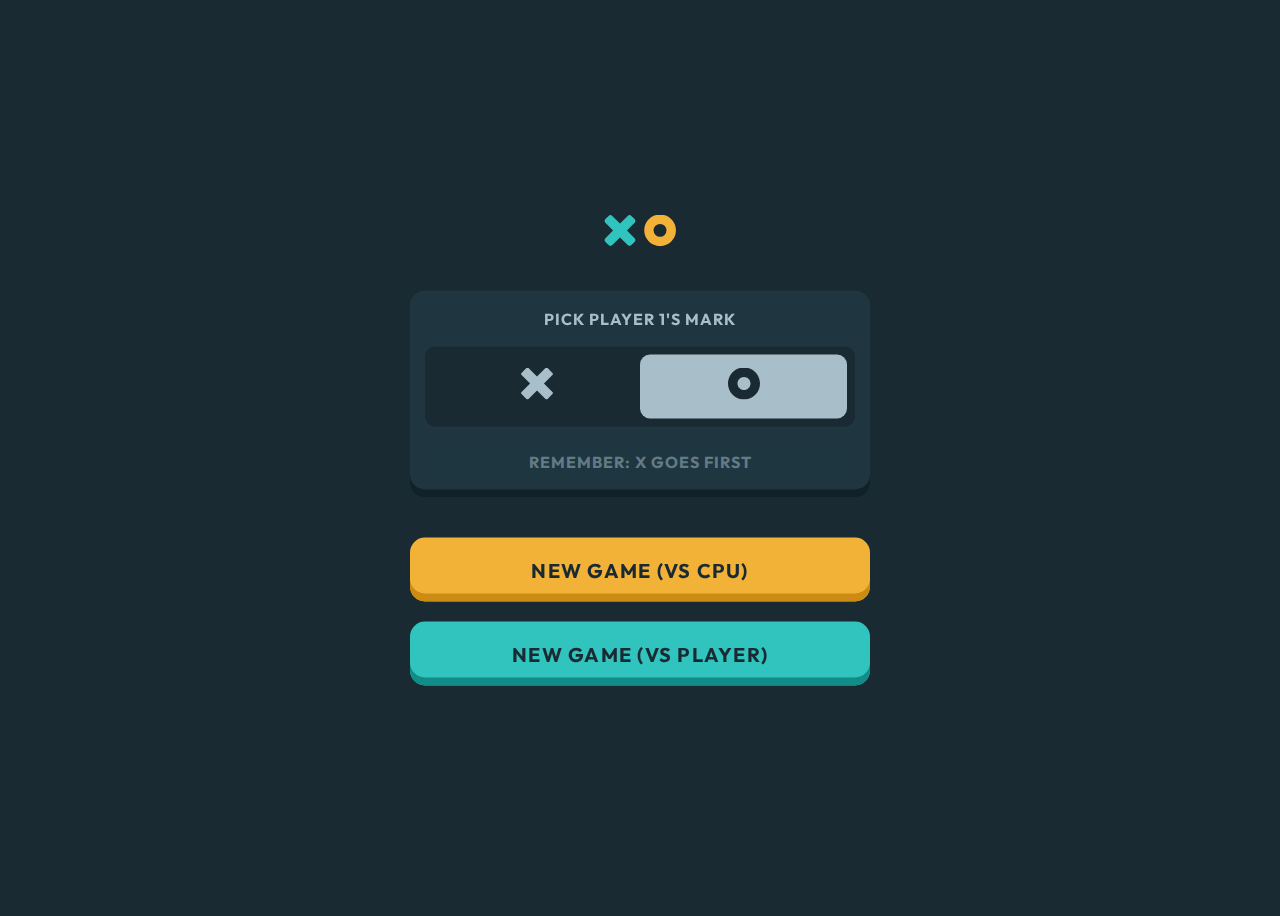
<file: index.html>
<!DOCTYPE html>
<html lang="en">
<head>
  <meta charset="UTF-8">
  <meta name="viewport" content="width=device-width, initial-scale=1.0">
  <link rel="preconnect" href="https://fonts.googleapis.com">
  <link rel="preconnect" href="https://fonts.gstatic.com" crossorigin>
  <link href="https://fonts.googleapis.com/css2?family=Outfit&display=swap" rel="stylesheet">

  <link rel="icon" type="image/png" sizes="32x32" href="./assets/favicon-32x32.png">
  <link href="style.css" rel="stylesheet">
  
  <title>Tic Tac Toe</title>
</head>
<body>
  <main>
        <div class="game_area">
      <div class="item">
        <img src="./assets/logo.svg"/>
      </div>
      <div class="item">
        <div class="flex_item">
          PICK PLAYER 1'S MARK
        </div>
        <div class="flex_item">
          <button class="xoro" id="xoro_x">
            <img src="./assets/icon-x(silver).svg" id="x_silver"/>
            <img src="./assets/icon-x_navyBlue.svg" id="x_blue" style="display: none;"/>
          </button><button class="xoro" id="xoro_o">
            <img src="./assets/icon-o(grey).svg" id="o_blue"/>
            <img src="./assets/icon-o(silver).svg" id="o_silver" style="display: none;"/>
          </button>
        </div>
        <div class="flex_item" style="opacity: 0.5;">
          REMEMBER: X GOES FIRST
        </div>
      </div>
      <div class="item">
        <button id="button_yellow" >
          New Game (vs CPU)
        </button>
        <button id="button_green"  onclick="location.href = 'start_game.html'">
          New Game (vs player)
        </button>
      </div>

    </div>
  </main>
  <script>
  var p1 = localStorage.setItem('player_one','O');
  var player_two = 'X';
  var element = document.getElementById("xoro_x");
  var elementO = document.getElementById("xoro_o");
  var x_silver = document.getElementById('x_silver');
  var x_blue = document.getElementById('x_blue');
  var o_blue = document.getElementById('o_blue');
  var o_silver = document.getElementById('o_silver');
  var button_yellow = document.getElementById('button_yellow');
  var button_green = document.getElementById('button_green');
  
   //homepage functions
  element.onclick = function(){
   element.style.background = "#A8BFC9";
   elementO.style.background = "none";
   x_blue.style.display = '';
   x_silver.style.display = 'none';
   o_blue.style.display = 'none';
   o_silver.style.display = '';
  //  player_one = 'X';
   localStorage.setItem('player_one','X');
   elementO.onmouseover=function(){
     elementO.style.background='#9797970e';
   }
   elementO.onmouseout=function(){
     elementO.style.background='none';
   }
   element.onmouseover = function(){
    element.style.background = "#A8BFC9";
   }
   element.onmouseout= function(){
    element.style.background = "#A8BFC9";
   }
  }
  elementO.onclick = function(){
   elementO.style.background = "#A8BFC9";
   element.style.background = "none";
   o_blue.style.display = '';
   o_silver.style.display = 'none';
   x_blue.style.display = 'none';
   x_silver.style.display = '';
  //  player_one = 'O';
   localStorage.setItem('player_one','O');
   elementO.onmouseover=function(){
     elementO.style.background='';
   }
   elementO.onmouseout=function(){
     elementO.style.background='';
   }
   element.onmouseover=function(){
     element.style.background='#9797970e';
   }
   element.onmouseout=function(){
     element.style.background='';
   }
  }
  button_yellow.onclick = ()=>{
   location.href = 'start_game.html';
   p1 = localStorage.getItem('player_one');
   switch(p1){
     case 'X': player_two = 'CPU_O';
     localStorage.setItem('player_two','CPU_O');
     break;
     case 'O': player_two = 'CPU_X';
     localStorage.setItem('player_two','CPU_X');
     break;
     default: console.log('error assigning tags to players');
   }
   var p2 = localStorage.getItem('player_two');
   console.log(p2);
  }
  button_green.onclick = ()=>{
   location.href = 'p1vsp2.html';
   p1 = localStorage.getItem('player_one');
   switch(p1){
     case 'X': player_two = 'PLAYER_TWO_O';
     localStorage.setItem('player_two','PLAYER_TWO_O');
     break;
     case 'O': player_two = 'PLAYER_TWO_X';
     localStorage.setItem('player_two','PLAYER_TWO_X');
     break;
     default: console.log('error assigning tags to players');
   }
   console.log(player_two);
  }
  </script>

</body>

</html>
</file>
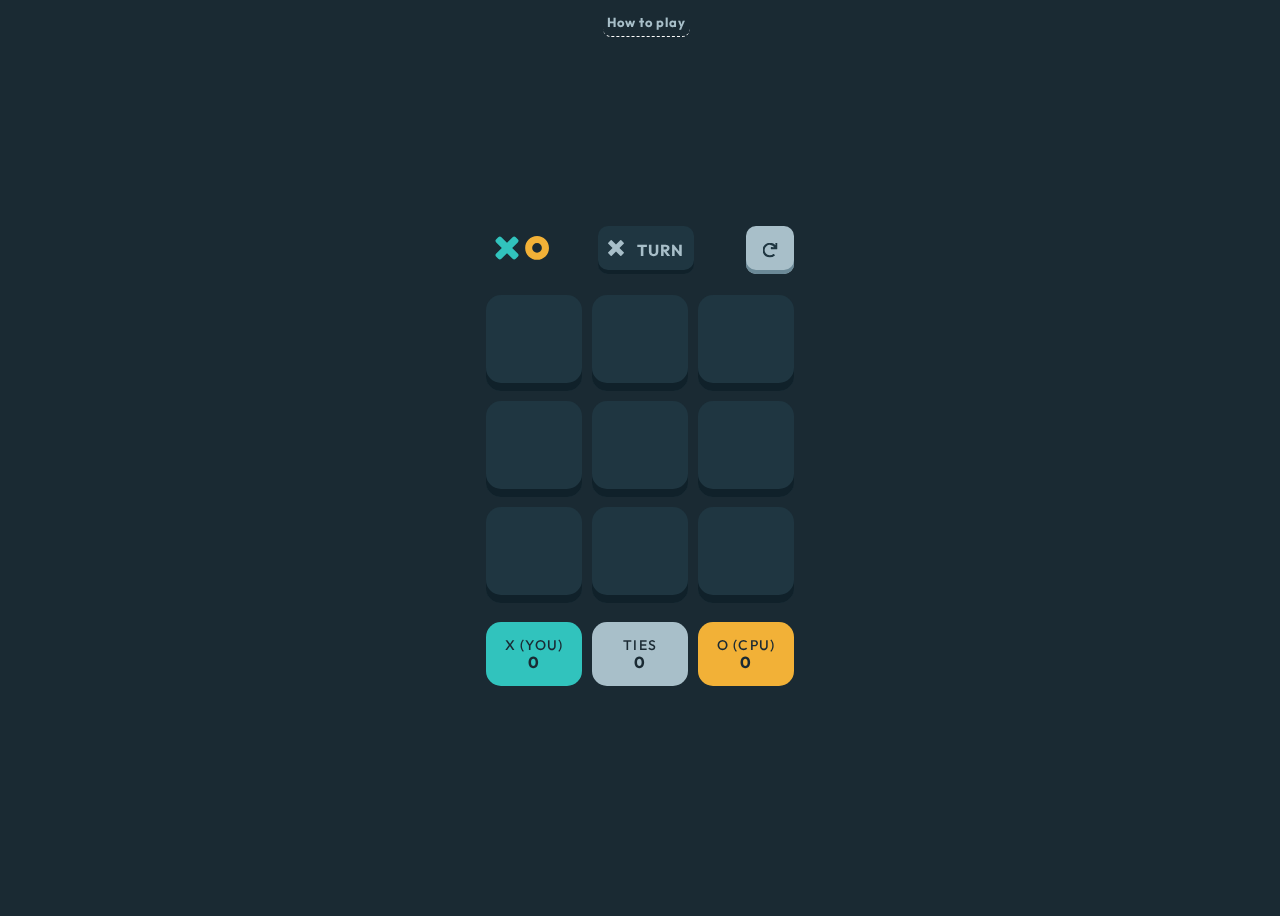
<file: start_game.html>
<!DOCTYPE html>
<html lang="en">

<head>

  <meta charset="UTF-8">
  <meta name="viewport" content="width=device-width, initial-scale=1.0">
  <link rel="preconnect" href="https://fonts.googleapis.com">
  <link rel="preconnect" href="https://fonts.gstatic.com" crossorigin>
  <link href="https://fonts.googleapis.com/css2?family=Outfit&display=swap" rel="stylesheet">

  <link rel="icon" type="image/png" sizes="32x32" href="./assets/favicon-32x32.png">
  <link href="style.css" rel="stylesheet">
 

  <title>Tic Tac Toe</title>
</head>

<body>
  <main>
    <div class="tooltip">How to play
      <span class="tooltiptext">
        <p>Adding tiles</p>
        When it's your turn, you can click on any empty square to add a tile.
        You can only add a maximum of three tiles to the board after which, 
        you can move the tiles from one square to the other.
        <p>How to move</p>
        Once each player has three tiles on the board, 
        the next player can then move an existing tile by clicking on the tile 
        and then clicking on an empty square NEXT to it(horizontally,vertically or diagonally).
        Note:
        You can't jump over other tiles when moving your tiles.
        You can't move a tile to a square with an existing tile.
        <p>Winning</p>
        A player wins by matching three tiles horizontally, vertically or diagonally 
        <p>Draw</p>
        A draw is declared when a move is repeated three times by both players.
      </span>
    </div>
    <div class="restart-game" id="restart_dialog">
      <h2>RESTART GAME?</h2>
      <div  class="win_loss_round"> <button class="button_grey" onclick="close_dialog()">NO, CANCEL</button>
        <button class="button_yellow" onclick="restart()">YES, RESTART</button>
      </div>
    </div>
    <div class="restart-game" id="game_tied_dialog">
      <h2>ROUND TIED</h2>
      <div  class="win_loss_round"> <button class="button_grey" onclick="quit()">QUIT</button>
        <button class="button_yellow" onclick="close_game_tied_dialog()">NEXT ROUND</button>
      </div>
    </div>
    <div class="restart-game" id="winloss_dialog">
      <h5 id="win_status">YOU WON!</h5>
      <div class="win_loss_round" id="x_takes_the_round" style="display: none;">
       <div class="win_loss_round_item" >
        <img src="./assets/icon-x.svg"/>
       </div>
       <div class="win_loss_round_item">
        <h2 style="color: #31C3BD;">TAKES THE ROUND</h2>
       </div>
      </div>

      <div class="win_loss_round" id="o_takes_the_round">
        <div class="win_loss_round_item" >
         <img src="./assets/icon-o.svg"/>
        </div>
        <div class="win_loss_round_item">
         <h2 style="color: #F2B137;">TAKES THE ROUND</h2>
        </div>
       </div>
      
      <div class="win_loss_round"> <button class="button_grey" onclick="quit()">QUIT</button>
        <button class="button_yellow" onclick="close_winloss_dialog()">NEXT ROUND</button>
      </div>
    </div>
    <div class="main_flex">

      <div class="start_game_flex_item">
        <div class="start_game_ifi">
          <img src="./assets/logo.svg" />
        </div>
        <div class="start_game_ifi">
          <div class="turn_button_item">
            <img src="./assets/icon-x(silver).svg" id="x_turn" style="width: 16px;height: 16px;" />
            <img src="./assets/icon-o(silver).svg" id="o_turn" style="width: 16px;height: 16px;display: none;" />
          </div>
          <div class="turn_button_item">TURN</div>
        </div>
        <div class="start_game_ifi" id="restart" onclick="display_dialog()">
          <img src="./assets/icon-restart.svg" />
        </div>
      </div>
      <div class="start_game_flex_item">
        <div class="grid_item" id="first_tile"
          onmouseover="onHover('first_tile','x1_filled','x1_outline','o1_filled','o1_outline')"
          onmouseout="onMouseOut('x1_outline','o1_outline')"
          onclick="onMouseClick('x1_filled','x1_outline','o1_filled','o1_outline')">
          <img src="./assets/icon-x.svg" class="image" id="x1_filled"
            style="display: none; margin-top: 50%; margin-left: 50%; transform: translate(-50%, -50%)" />
          <img src="./assets/icon-x-outline.svg" class="image" id="x1_outline"
            style="display: none; margin-top: 50%; margin-left: 50%; transform: translate(-50%, -50%);z-index: 99;" />
          <img src="./assets/icon-o.svg" class="image" id="o1_filled"
            style="display: none; margin-top: 50%; margin-left: 50%; transform: translate(-50%, -50%)" />
          <img src="./assets/icon-o-outline.svg" class="image" id="o1_outline"
            style="display: none; margin-top: 50%; margin-left: 50%; transform: translate(-50%, -50%)" />
        </div>
        <div class="grid_item" id="second_tile"
          onmouseover="onHover('second_tile','x2_filled','x2_outline','o2_filled','o2_outline')"
          onmouseout="onMouseOut('x2_outline','o2_outline')"
          onclick="onMouseClick('x2_filled','x2_outline','o2_filled','o2_outline')">
          <img src="./assets/icon-x.svg" class="image" id="x2_filled"
            style="display: none; margin-top: 50%; margin-left: 50%; transform: translate(-50%, -50%)" />
          <img src="./assets/icon-x-outline.svg" class="image" id="x2_outline"
            style="display: none; margin-top: 50%; margin-left: 50%; transform: translate(-50%, -50%)" />
          <img src="./assets/icon-o.svg" class="image" id="o2_filled"
            style="display: none; margin-top: 50%; margin-left: 50%; transform: translate(-50%, -50%)" />
          <img src="./assets/icon-o-outline.svg" class="image" id="o2_outline"
            style="display: none; margin-top: 50%; margin-left: 50%; transform: translate(-50%, -50%)" />
        </div>
        <div class="grid_item" id="third_tile"
          onmouseover="onHover('third_tile','x3_filled','x3_outline','o3_filled','o3_outline')"
          onmouseout="onMouseOut('x3_outline','o3_outline')"
          onclick="onMouseClick('x3_filled','x3_outline','o3_filled','o3_outline')">
          <img src="./assets/icon-x.svg" class="image" id="x3_filled"
            style="display: none; margin-top: 50%; margin-left: 50%; transform: translate(-50%, -50%)" />
          <img src="./assets/icon-x-outline.svg" class="image" id="x3_outline"
            style="display: none; margin-top: 50%; margin-left: 50%; transform: translate(-50%, -50%)" />
          <img src="./assets/icon-o.svg" class="image" id="o3_filled"
            style="display: none; margin-top: 50%; margin-left: 50%; transform: translate(-50%, -50%)" />
          <img src="./assets/icon-o-outline.svg" class="image" id="o3_outline"
            style="display: none; margin-top: 50%; margin-left: 50%; transform: translate(-50%, -50%)" />
        </div>
        <div class="grid_item" id="fourth_tile"
          onmouseover="onHover('fourth_tile','x4_filled','x4_outline','o4_filled','o4_outline')"
          onmouseout="onMouseOut('x4_outline','o4_outline')"
          onclick="onMouseClick('x4_filled','x4_outline','o4_filled','o4_outline')">
          <img src="./assets/icon-x.svg" class="image" id="x4_filled"
            style="display: none; margin-top: 50%; margin-left: 50%; transform: translate(-50%, -50%)" />
          <img src="./assets/icon-x-outline.svg" class="image" id="x4_outline"
            style="display: none; margin-top: 50%; margin-left: 50%; transform: translate(-50%, -50%)" />
          <img src="./assets/icon-o.svg" class="image" id="o4_filled"
            style="display: none; margin-top: 50%; margin-left: 50%; transform: translate(-50%, -50%)" />
          <img src="./assets/icon-o-outline.svg" class="image" id="o4_outline"
            style="display: none; margin-top: 50%; margin-left: 50%; transform: translate(-50%, -50%)" />
        </div>
        <div class="grid_item" id="fifth_tile"
          onmouseover="onHover('fifth_tile','x5_filled','x5_outline','o5_filled','o5_outline')"
          onmouseout="onMouseOut('x5_outline','o5_outline')"
          onclick="onMouseClick('x5_filled','x5_outline','o5_filled','o5_outline')">
          <img src="./assets/icon-x.svg" class="image" id="x5_filled"
            style="display: none; margin-top: 50%; margin-left: 50%; transform: translate(-50%, -50%)" />
          <img src="./assets/icon-x-outline.svg" class="image" id="x5_outline"
            style="display: none; margin-top: 50%; margin-left: 50%; transform: translate(-50%, -50%)" />
          <img src="./assets/icon-o.svg" class="image" id="o5_filled"
            style="display: none; margin-top: 50%; margin-left: 50%; transform: translate(-50%, -50%)" />
          <img src="./assets/icon-o-outline.svg" class="image" id="o5_outline"
            style="display: none; margin-top: 50%; margin-left: 50%; transform: translate(-50%, -50%)" />
        </div>
        <div class="grid_item" id="sixth_tile"
          onmouseover="onHover('sixth_tile','x6_filled','x6_outline','o6_filled','o6_outline')"
          onmouseout="onMouseOut('x6_outline','o6_outline')"
          onclick="onMouseClick('x6_filled','x6_outline','o6_filled','o6_outline')">
          <img src="./assets/icon-x.svg" class="image" id="x6_filled"
            style="display: none; margin-top: 50%; margin-left: 50%; transform: translate(-50%, -50%)" />
          <img src="./assets/icon-x-outline.svg" class="image" id="x6_outline"
            style="display: none; margin-top: 50%; margin-left: 50%; transform: translate(-50%, -50%)" />
          <img src="./assets/icon-o.svg" class="image" id="o6_filled"
            style="display: none; margin-top: 50%; margin-left: 50%; transform: translate(-50%, -50%)" />
          <img src="./assets/icon-o-outline.svg" class="image" id="o6_outline"
            style="display: none; margin-top: 50%; margin-left: 50%; transform: translate(-50%, -50%)" />
        </div>
        <div class="grid_item" id="seventh_tile"
          onmouseover="onHover('seventh_tile','x7_filled','x7_outline','o7_filled','o7_outline')"
          onmouseout="onMouseOut('x7_outline','o7_outline')"
          onclick="onMouseClick('x7_filled','x7_outline','o7_filled','o7_outline')">
          <img src="./assets/icon-x.svg" class="image" id="x7_filled"
            style="display: none; margin-top: 50%; margin-left: 50%; transform: translate(-50%, -50%)" />
          <img src="./assets/icon-x-outline.svg" class="image" id="x7_outline"
            style="display: none; margin-top: 50%; margin-left: 50%; transform: translate(-50%, -50%)" />
          <img src="./assets/icon-o.svg" class="image" id="o7_filled"
            style="display: none; margin-top: 50%; margin-left: 50%; transform: translate(-50%, -50%)" />
          <img src="./assets/icon-o-outline.svg" class="image" id="o7_outline"
            style="display: none; margin-top: 50%; margin-left: 50%; transform: translate(-50%, -50%)" />
        </div>
        <div class="grid_item" id="eight_tile"
          onmouseover="onHover('eight_tile','x8_filled','x8_outline','o8_filled','o8_outline')"
          onmouseout="onMouseOut('x8_outline','o8_outline')"
          onclick="onMouseClick('x8_filled','x8_outline','o8_filled','o8_outline')">
          <img src="./assets/icon-x.svg" class="image" id="x8_filled"
            style="display: none; margin-top: 50%; margin-left: 50%; transform: translate(-50%, -50%)" />
          <img src="./assets/icon-x-outline.svg" class="image" id="x8_outline"
            style="display: none; margin-top: 50%; margin-left: 50%; transform: translate(-50%, -50%)" />
          <img src="./assets/icon-o.svg" class="image" id="o8_filled"
            style="display: none; margin-top: 50%; margin-left: 50%; transform: translate(-50%, -50%)" />
          <img src="./assets/icon-o-outline.svg" class="image" id="o8_outline"
            style="display: none; margin-top: 50%; margin-left: 50%; transform: translate(-50%, -50%)" />
        </div>
        <div class="grid_item" id="ninth_tile"
          onmouseover="onHover('ninth_tile','x9_filled','x9_outline','o9_filled','o9_outline')"
          onmouseout="onMouseOut('x9_outline','o9_outline')"
          onclick="onMouseClick('x9_filled','x9_outline','o9_filled','o9_outline')">
          <img src="./assets/icon-x.svg" class="image" id="x9_filled"
            style="display: none; margin-top: 50%; margin-left: 50%; transform: translate(-50%, -50%)" />
          <img src="./assets/icon-x-outline.svg" class="image" id="x9_outline"
            style="display: none; margin-top: 50%; margin-left: 50%; transform: translate(-50%, -50%)" />
          <img src="./assets/icon-o.svg" class="image" id="o9_filled"
            style="display: none; margin-top: 50%; margin-left: 50%; transform: translate(-50%, -50%)" />
          <img src="./assets/icon-o-outline.svg" class="image" id="o9_outline"
            style="display: none; margin-top: 50%; margin-left: 50%; transform: translate(-50%, -50%)" />
        </div>

      </div>
      <div class="start_game_flex_item">
        <button class="button_scores" id="you_button"><span id="x_score_label">X (YOU)</span> 
          <br><span id="x_scores">0</span></button>
        <button class="button_scores" id="ties_button">TIES<br>
          <span id="ties_scores">0</span></button>
        <button class="button_scores" id="cpu_button"><span id="o_score_label">O (CPU)</span> <br>
          <span id="o_scores">0</span></button>
      </div>
    </div>
  </main>
   
</body>
<script src="script.js"></script>
</html>
</file>
<file: style.css>
body{
    background-color: #1A2A33;
    max-width: 1440px;
    height: 900px;
    box-sizing: border-box;
    color: #A8BFC9;
    font-family: Outfit;
    font-style: normal;
    font-weight: bold;
    font-size: 16px;
    line-height: 20px;
    text-align: center;
    letter-spacing: 1px;
}
.tooltip {
    margin-left: -2.9%;
    position: fixed;
    display: inline-block;
    border-bottom: 1px dashed #fff;
    padding: 4px;
    border-radius: 8px;
    font-size: small;
    z-index: 1;
  }
  
  /* Tooltip text */
  .tooltip .tooltiptext {
    overflow: auto;
    visibility: hidden;
    width: 360px;
    background-color: rgb(92, 84, 84);
    color: #fff;
    text-align: center;
    padding: 8px;
    border-radius: 6px;
  
    /* Position the tooltip text */
    position: absolute;
    z-index: 1;
    top: 125%;
    left: 50%;
    /* margin-left: -60px; */
  
    /* Fade in tooltip */
    opacity: 0;
    transition: opacity 0.3s;
  }
  .tooltiptext p{
    color: #10212A;
  }
  
  /* Tooltip arrow */
  .tooltip .tooltiptext::after {
    content: "";
    position: absolute;
    bottom: 100%;
    left: 50%;
    margin-left: -5px;
    border-width: 5px;
    border-style: solid;
    border-color: #555 transparent transparent transparent;
  }
  
  /* Show the tooltip text when you mouse over the tooltip container */
  .tooltip:hover .tooltiptext {
    visibility: visible;
    opacity: 1;
  }
.restart-game{
    display: flex;
    justify-items: center;
    flex-direction: column;
    gap: 24px;
    justify-content: center;
    width: 100%;
    height: 266px;
    background-color: #1F3641;
    position:fixed;
    top: 50%;
    left: 50%;
    transform: translate(-50%,-50%);
    z-index: 9;
    align-content: center;
    display: none;
}
.game_area{
    width: 460px;
    height: 471px;
    margin: auto;
    display: flex;
    flex-direction: column;
    gap: 40px;
    align-items: center;
    position: fixed; top: 50%; left: 50%; transform: translate(-50%, -50%); 
}
.item:nth-of-type(n+2){
    width: 100%;
    height: 209px;
    background: #1F3641;
    box-shadow: 0px -8px 0px 0px #10212A inset;
    display: flex;
    flex-direction: column;
    border-radius: 15px;
    align-items: center;
    justify-content: space-evenly;
    gap: 0;
    /* padding: 24px; */
}
.item:nth-of-type(n+3){
    width: 100%;
    height: auto;
    background: none;
    flex-direction: column;
    border-radius: 15px;
    box-shadow: none;
    align-items: center;
    padding: 0;
    justify-content: space-between;
    gap: 20px;
   
}
.flex_item:nth-of-type(n+2){
    width: 90%;
    background: #1A2A33;
    border-radius: 10px;
    padding: 8px;
}
.flex_item:nth-of-type(n+3){
    height: auto;
    background: #1F3641;
    border-radius: 10px;
    
}
button{
    width: 100%;
    font-family: Outfit;
    font-style: normal;
    font-weight: 500;
    font-size: 20px;
    /* line-height: 25px; */
    text-align: center;
    letter-spacing: 1.25px;
    color: #1A2A33;
    height: 64px;
    text-transform: uppercase;
    cursor: pointer;
    border: none;
}
#button_yellow{
    background: #F2B137;
    box-shadow: inset 0px -8px 0px #CC8B13;
    border-radius: 15px;
    font-weight: bold;
}
#button_yellow:hover{
    background: #FFC860;
}
#button_green{
    background: #31C3BD;
    box-shadow: inset 0px -8px 0px #118C87;
    border-radius: 15px;
    font-weight: bold;
}
#button_green:hover{
    background: #65E9E4;
}
.xoro{
    width: 50%;
    border-radius: 10px;
    background:  #A8BFC9;
}
.xoro > img{
    width: 32px;
    height: 32px;
}
#xoro_x{
    background: none;
}
#xoro_x:hover{
    background:#9797970e;
}

/* Start game */
.main_flex{
    width: 308px;
    /* height: 623px; */
    margin: auto;
    display: flex;
    flex-direction: column;
    gap: 19px;
    align-items: center;
    position: fixed; top: 50%; left: 50%; transform: translate(-50%, -50%); 
} 
.start_game_flex_item:first-of-type{
    height: 52px;
    width: 100%;
    display: flex;
    flex-direction: row;
    justify-content: space-between;
    align-items: center;
}
.start_game_ifi:nth-of-type(n+2){
    width: 96px;
    height: 48px;
    background: #1F3641;
    box-shadow: inset 0px -4px 0px #10212A;
    border-radius: 10px;
    /* cursor: pointer; */
    display: flex;
    flex-direction: row;
    gap: 13px;
    justify-content: center;
    align-items: center;
    justify-items: center;
    margin-right: 4%;
}
.start_game_ifi:nth-of-type(n+3){
    background: #A8BFC9;
    box-shadow: inset 0px -4px 0px #6B8997;
    border-radius: 10px;
    width: 48px;
    height: 48px;
    align-items: center;
    cursor: pointer;
    margin-right: 0;
}
.start_game_flex_item:nth-of-type(n+2){
    display: grid;
    grid-template-rows: repeat(3,1fr);
    grid-template-columns:  repeat(3,1fr);
    justify-content: space-between;
    gap: 10px;
}
.start_game_ifi > img{
    transform: scale(0.75);
}
.start_game_flex_item:nth-of-type(n+3){
    width: 100%;
    display: flex;
    flex-direction: row;
    justify-content: space-between;
    gap: 10px;
    height: 54px;
}
.button_scores{
    font-size: 14px;
    border-radius: 15px;
    cursor:auto;
}
.grid_item{
    width: 96px;
    height: 96px;
    background: #1F3641;
    box-shadow: inset 0px -8px 0px #10212A;
    border-radius: 15px;
}
#you_button{
    background: #31C3BD;
}
#ties_button{
    background: #A8BFC9;
}
#cpu_button{
    background: #F2B137;
}
#restart:hover{
    background: #DBE8ED;
}
.button_grey{
    background: #A8BFC9;
    box-shadow: inset 0px -4px 0px #6B8997;
    border-radius: 10px;
    width: auto;
    padding: 16px;
    font-family: Outfit;
    font-style: normal;
    font-weight: bold;
    font-size: 16px;
    line-height: 20px;
    text-align: center;
    letter-spacing: 1px;
    text-transform: uppercase;

}
.button_yellow{
    background: #F2B137;
    box-shadow: inset 0px -4px 0px #CC8B13;
    border-radius: 10px;
    width: auto;
    padding: 16px;
    font-family: Outfit;
    font-style: normal;
    font-weight: bold;
    font-size: 16px;
    line-height: 20px;
    text-align: center;
    letter-spacing: 1px;
    text-transform: uppercase;

}
.button_yellow:hover{
    background: #FFC860;
}
.button_grey:hover{
    background: #DBE8ED;
}
h2{
    font-family: Outfit;
    font-style: normal;
    font-weight: bold;
    font-size: 40px;
    line-height: 50px;
    text-align: center;
    letter-spacing: 2.5px;
    text-transform: uppercase;
    color: #A8BFC9;
    margin: 0;
    /* margin-top: 4%; */
}
h5{
    font-family: 'Outfit';
    font-style: normal;
    font-weight: 700;
    font-size: 16px;
    line-height: 20px;
    text-align: center;
    letter-spacing: 1px;
    text-transform: uppercase;
    margin: 0;
}
.win_loss_round{
    display: flex;
    flex-direction: row;
    justify-content: center;
    align-items: center;
    gap: 16px;
}
#o_scores,#ties_scores,#x_scores{
    font-size: 16px;
    line-height: 8px;
    font-weight: bold;
}
.image{
    width: 46px;
    height: 46px;
}

@media  screen and (max-width:768px) {
    .main_flex{
        width: 59.897%;
        height: 623px;
    }
    .start_game_flex_item:first-of-type{
        height: 52px;
        width: 100%;
        display: flex;
        flex-direction: row;
        justify-content: space-between;
        align-items: center;
    }
    .start_game_flex_item:nth-of-type(n+2){
        display: grid;
        justify-content: space-between;
        gap: 20px;
        width: 100%;
        height: auto;
    }
    .start_game_flex_item:nth-of-type(n+3){
        display: grid;
        justify-content: space-between;
        grid-template-rows: auto;
        gap: 20px;
        width: 100%;
        height: auto;
    }
    .grid_item{
        width: 100%;
        height: 140px;
    }
    button{
        height: 64px;
    }
}

@media  screen and (max-width:425px) {
    button{
        height: 56px;
    }
    body{
        height:1024px;
    }
    h2{
        font-size: 24px;
        line-height: normal;
    }
    .win_loss_round_item > img{
        width: 30px;
        height: 30px;
    }
    .game_area{
        width: 90%;
        height: 429px;
        gap: 24px;
    }
    .main_flex{
        width: 91.368%;
        height: 623px;
        top: 0;
        left: 0;
        transform: translate(0,0);
        position: relative;
    }
    .grid_item{
        height: 112px;
    }
    .start_game_flex_item:first-of-type{
        margin-top: 5%;
    }
    .start_game_flex_item:nth-of-type(n+2){
        margin-top: 15%;
    }
    .start_game_flex_item:nth-of-type(n+3){
        margin-top: 0;
    }
    .image{
        width: 48px;
        height: 48px;    
    }
}
@media  screen and (max-width:375px) {
    body{
        height:667px;
    }
    .main_flex{
        width: 91.368%;
        height: 623px;
    }
  
    .start_game_ifi:nth-of-type(n+3){
        height: 40px;
        width: 40px;
    }
    .start_game_flex_item:first-of-type{
        height: 40px;
        width: 100%;
        display: flex;
        flex-direction: row;
        justify-content: space-between;
        align-items: center;
    }
    .start_game_flex_item:nth-of-type(n+2){
        display: grid;
        justify-content: space-between;
        gap: 20px;
        width: 100%;
    }
    .start_game_flex_item:nth-of-type(n+3){
        margin-top: 0;
        display: grid;
        justify-content: space-between;
        grid-template-rows: auto;
        gap: 20px;
        height: 64px;
    }
    .grid_item{
        height: 96px;
    }
    .image{
        width: 40px;
        height: 40px;
    }
    .main_flex{
        position: relative;
        transform: translate(0,0);
        top: 0;
        left: 0;
    }
}
</file>
